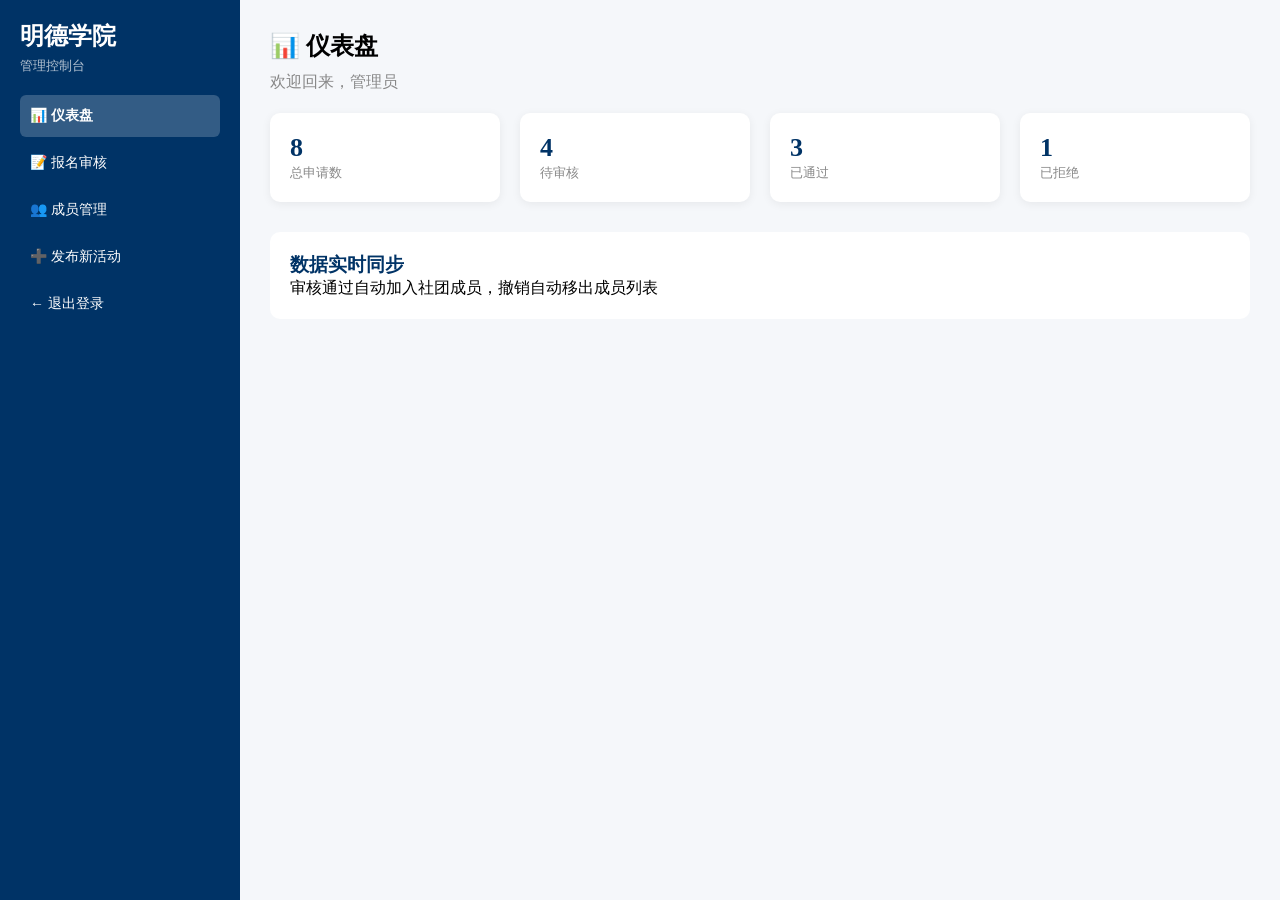
<file: admin-dashboard.html>
<!DOCTYPE html>
<!-- 声明文档类型为HTML5 -->
<html lang="zh-CN">
<!-- 设置网页语言为简体中文 -->

<head>
  <!-- 头部区域：存放网页元信息、标题、样式、脚本引用等 -->
  <meta charset="UTF-8">
  <!-- 设置网页字符编码为UTF-8，支持中文等字符 -->
  <meta name="viewport" content="width=device-width, initial-scale=1.0">
  <!-- 适配移动端：宽度等于设备宽度，初始缩放比例1.0 -->
  <title>管理仪表盘 - 明德学院社团管理平台</title>
  <!-- 网页标题，显示在浏览器标签栏 -->
  <link rel="stylesheet" href="./css/admin-dashboard.css">
  <!-- 引入外部CSS样式文件 -->
</head>

<body>
  <!-- 网页主体区域：用户可见的内容 -->

  <!-- 整体布局容器：采用flex弹性布局 -->
  <div class="layout">
    <!-- 侧边栏导航：固定定位，默认在左侧 -->
    <div class="sidebar" id="sidebar">
      <h2>明德学院</h2>
      <p>管理控制台</p>
      <!-- 菜单列表 -->
      <div class="menu">
        <a href="#" class="active" onclick="go('dashboard',this)">📊 仪表盘</a>
        <a href="#" onclick="go('review',this)">📝 报名审核</a>
        <a href="#" onclick="go('members',this)">👥 成员管理</a>
        <a href="create-activity.html">➕ 发布新活动</a>
        <a href="login.html">← 退出登录</a>
      </div>
    </div>

    <!-- 主内容区域：侧边栏右侧的展示区域 -->
    <div class="main">
      <!-- 仪表盘页面：默认显示的页面 -->
      <div class="page active" id="dashboard">
        <h2>📊 仪表盘</h2>
        <p style="margin:10px 0 20px; color:#888">欢迎回来，管理员</p>
        <!-- 统计卡片区域：展示总申请、待审核、已通过、已拒绝数量 -->
        <div class="stats">
          <div class="card">
            <h3 id="totalNum">8</h3><span>总申请数</span>
          </div>
          <div class="card">
            <h3 id="waitNum">4</h3><span>待审核</span>
          </div>
          <div class="card">
            <h3 id="passNum">3</h3><span>已通过</span>
          </div>
          <div class="card">
            <h3 id="refuseNum">1</h3><span>已拒绝</span>
          </div>
        </div>
        <!-- 提示面板 -->
        <div class="panel">
          <h3>数据实时同步</h3>
          <p>审核通过自动加入社团成员，撤销自动移出成员列表</p>
        </div>
      </div>

      <!-- 报名审核页面 -->
      <div class="page" id="review">
        <h2>📝 报名审核</h2>
        <div class="panel">
          <!-- 面板头部：标题 + 筛选器 -->
          <div class="panel-header">
            <h3>申请列表</h3>
            <select class="filter" id="filterSelect" onchange="filterTable()">
              <option value="all">全部</option>
              <option value="pending">待审核</option>
              <option value="pass">已通过</option>
              <option value="refuse">已拒绝</option>
            </select>
          </div>
          <!-- 申请信息表格 -->
          <table id="applyTable">
            <tr>
              <th>姓名</th>
              <th>活动</th>
              <th>状态</th>
              <th>操作</th>
            </tr>
            <tr data-status="pending" data-name="李明" data-stu="20240101010">
              <td>李明</td>
              <td>Python数据分析实战</td>
              <td><span class="badge pending">待审核</span></td>
              <td>
                <button class="btn-yes" onclick="changeStatus(this,'pass')">通过</button>
                <button class="btn-no" onclick="changeStatus(this,'refuse')">拒绝</button>
              </td>
            </tr>
            <tr data-status="pending" data-name="王晓芳" data-stu="20240102015">
              <td>王晓芳</td>
              <td>校园足球联赛</td>
              <td><span class="badge pending">待审核</span></td>
              <td>
                <button class="btn-yes" onclick="changeStatus(this,'pass')">通过</button>
                <button class="btn-no" onclick="changeStatus(this,'refuse')">拒绝</button>
              </td>
            </tr>
            <tr data-status="pending" data-name="陈建国" data-stu="20230103020">
              <td>陈建国</td>
              <td>水彩画入门体验课</td>
              <td><span class="badge pending">待审核</span></td>
              <td>
                <button class="btn-yes" onclick="changeStatus(this,'pass')">通过</button>
                <button class="btn-no" onclick="changeStatus(this,'refuse')">拒绝</button>
              </td>
            </tr>
            <tr data-status="pending" data-name="刘思雨" data-stu="20240104025">
              <td>刘思雨</td>
              <td>数学建模竞赛培训</td>
              <td><span class="badge pending">待审核</span></td>
              <td>
                <button class="btn-yes" onclick="changeStatus(this,'pass')">通过</button>
                <button class="btn-no" onclick="changeStatus(this,'refuse')">拒绝</button>
              </td>
            </tr>
            <tr data-status="pass" data-name="赵伟" data-stu="20220105030">
              <td>赵伟</td>
              <td>支教志愿者</td>
              <td><span class="badge success">已通过</span></td>
              <td><button class="btn-back" onclick="changeStatus(this,'back')">撤销</button></td>
            </tr>
            <tr data-status="pass" data-name="孙悦" data-stu="20240106035">
              <td>孙悦</td>
              <td>Python数据分析实战</td>
              <td><span class="badge success">已通过</span></td>
              <td><button class="btn-back" onclick="changeStatus(this,'back')">撤销</button></td>
            </tr>
            <tr data-status="pass" data-name="周杰" data-stu="20230107040">
              <td>周杰</td>
              <td>校园足球联赛</td>
              <td><span class="badge success">已通过</span></td>
              <td><button class="btn-back" onclick="changeStatus(this,'back')">撤销</button></td>
            </tr>
            <tr data-status="refuse" data-name="吴敏" data-stu="20240108045">
              <td>吴敏</td>
              <td>街舞社公开体验课</td>
              <td><span class="badge danger">已拒绝</span></td>
              <td><button class="btn-back" onclick="changeStatus(this,'back')">撤销</button></td>
            </tr>
          </table>
        </div>
      </div>

      <!-- 成员管理页面 -->
      <div class="page" id="members">
        <h2>👥 社团成员</h2>
        <p style="margin:10px 0;color:#888;">总人数：<span id="memberCount">8</span> 人</p>
        <div class="panel">
          <table>
            <thead>
              <tr>
                <th>姓名</th>
                <th>学号</th>
                <th>年级</th>
                <th>加入时间</th>
                <th>角色</th>
              </tr>
            </thead>
            <tbody id="memberBody">
              <tr>
                <td>张三</td>
                <td>20240101001</td>
                <td>2024级</td>
                <td>2025-09-15</td>
                <td>社员</td>
              </tr>
              <tr>
                <td>李四</td>
                <td>20240101002</td>
                <td>2024级</td>
                <td>2025-09-16</td>
                <td>副社长</td>
              </tr>
              <tr>
                <td>王五</td>
                <td>20230102003</td>
                <td>2023级</td>
                <td>2024-03-10</td>
                <td>社长</td>
              </tr>
              <tr>
                <td>赵六</td>
                <td>20240101004</td>
                <td>2024级</td>
                <td>2025-09-20</td>
                <td>社员</td>
              </tr>
              <tr>
                <td>陈七</td>
                <td>20220103005</td>
                <td>2022级</td>
                <td>2023-09-01</td>
                <td>技术顾问</td>
              </tr>
            </tbody>
          </table>
        </div>
      </div>
    </div>
  </div>

  <!-- 引入外部JavaScript脚本文件 -->
  <script src="./js/admin-dashboard.js"></script>
</body>

</html>
</file>
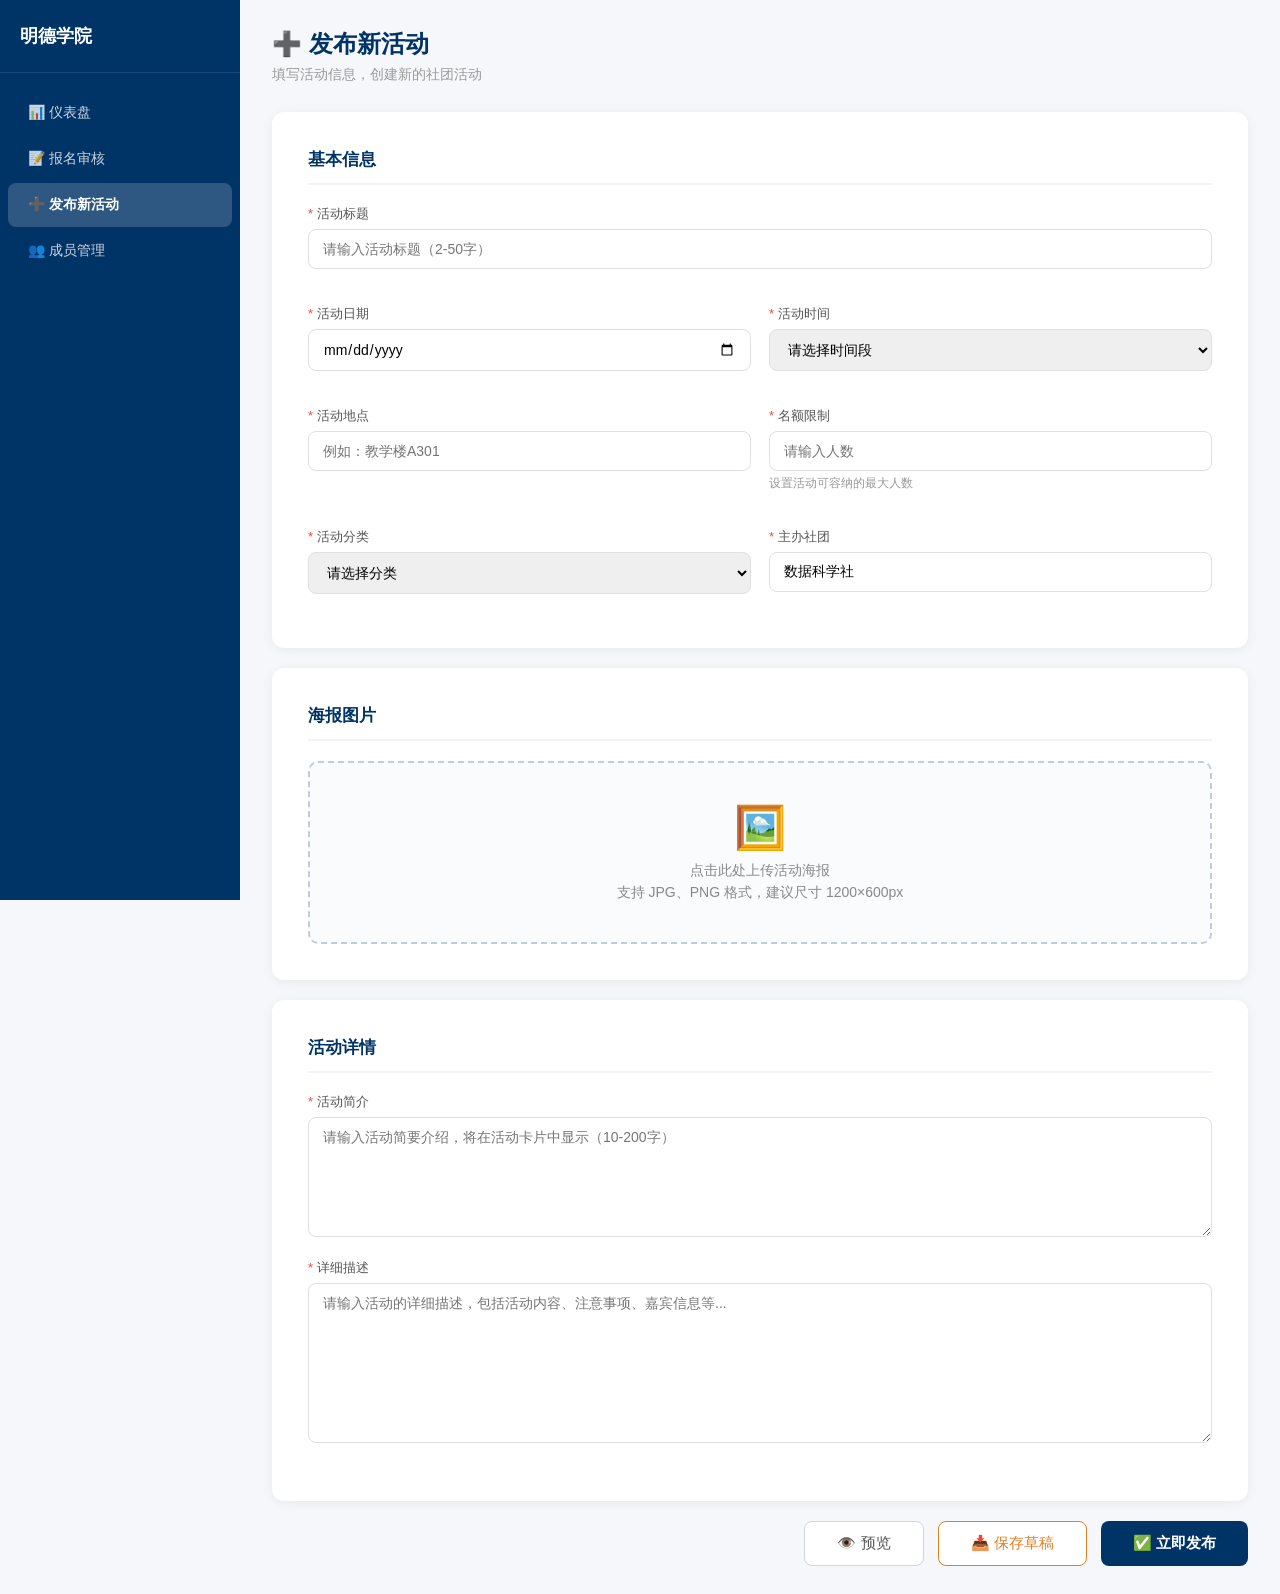
<file: create-activity.html>
<!DOCTYPE html>
<html lang="zh-CN">

<head>
  <meta charset="UTF-8">
  <meta name="viewport" content="width=device-width, initial-scale=1.0">
  <title>发布新活动 - 明德学院社团管理平台</title>
  <link rel="stylesheet" href="./css/create-activity.css">
</head>

<body>

  <!-- ============================================
     页面整体布局
     包含侧边栏和主内容区
     ============================================ -->
  <div class="layout">

    <!-- 左侧侧边栏导航 -->
    <div class="sidebar">
      <div class="sidebar-header">
        <h2>明德学院</h2>
      </div>
      <nav class="sidebar-nav">
        <a href=" ">📊 仪表盘</a>
        <a href="admin-dashboard.html">📝 报名审核</a>
        <a href="create-activity.html" class="active">➕ 发布新活动</a>
        <a href="admin-dashboard.html">👥 成员管理</a>
      </nav>
    </div>

    <!-- 主内容区域 -->
    <div class="main-area">

      <!-- 页面标题 -->
      <div class="page-header">
        <h1>➕ 发布新活动</h1>
        <p>填写活动信息，创建新的社团活动</p>
      </div>

      <!-- 表单容器 -->
      <div class="form-container">

        <!-- 基本信息卡片 -->
        <div class="form-card">
          <h3>基本信息</h3>
          <div class="form-row">
            <!-- 活动标题 - 跨两列 -->
            <div class="form-group full">
              <label><span class="required">*</span> 活动标题</label>
              <input type="text" id="actTitle" placeholder="请输入活动标题（2-50字）" maxlength="50">
            </div>

            <!-- 活动日期 -->
            <div class="form-group">
              <label><span class="required">*</span> 活动日期</label>
              <input type="date" id="actDate">
            </div>

            <!-- 活动时间 -->
            <div class="form-group">
              <label><span class="required">*</span> 活动时间</label>
              <select id="actTime">
                <option value="">请选择时间段</option>
                <option value="09:00-12:00">上午 09:00 - 12:00</option>
                <option value="14:00-17:00">下午 14:00 - 17:00</option>
                <option value="18:30-20:30">晚上 18:30 - 20:30</option>
                <option value="19:00-21:00">晚上 19:00 - 21:00</option>
              </select>
            </div>

            <!-- 活动地点 -->
            <div class="form-group">
              <label><span class="required">*</span> 活动地点</label>
              <input type="text" id="actLocation" placeholder="例如：教学楼A301">
            </div>

            <!-- 名额限制 -->
            <div class="form-group">
              <label><span class="required">*</span> 名额限制</label>
              <input type="number" id="actCapacity" placeholder="请输入人数" min="1" max="999">
              <p class="form-hint">设置活动可容纳的最大人数</p>
            </div>

            <!-- 活动分类 -->
            <div class="form-group">
              <label><span class="required">*</span> 活动分类</label>
              <select id="actCategory">
                <option value="">请选择分类</option>
                <option value="academic">学术</option>
                <option value="sports">体育</option>
                <option value="arts">艺术</option>
                <option value="tech">科技</option>
                <option value="volunteer">志愿服务</option>
              </select>
            </div>

            <!-- 主办社团 -->
            <div class="form-group">
              <label><span class="required">*</span> 主办社团</label>
              <input type="text" id="actClub" placeholder="例如：数据科学社" value="数据科学社">
            </div>
          </div>
        </div>

        <!-- 海报上传卡片 -->
        <div class="form-card">
          <h3>海报图片</h3>
          <div class="upload-area" id="uploadArea">
            <div class="icon">🖼️</div>
            <p>点击此处上传活动海报</p>
            <input type="file" id="posterFile" accept="image/*" style="display:none;">
            <p class="form-hint">支持 JPG、PNG 格式，建议尺寸 1200×600px</p>
          </div>
        </div>

        <!-- 活动详情卡片 -->
        <div class="form-card">
          <h3>活动详情</h3>
          <div class="form-group full">
            <label><span class="required">*</span> 活动简介</label>
            <textarea id="actSummary" placeholder="请输入活动简要介绍，将在活动卡片中显示（10-200字）" maxlength="200"></textarea>
          </div>
          <div class="form-group full">
            <label><span class="required">*</span> 详细描述</label>
            <textarea id="actDesc" placeholder="请输入活动的详细描述，包括活动内容、注意事项、嘉宾信息等..." style="min-height:160px;"></textarea>
          </div>
        </div>

        <!-- 操作按钮区域 -->
        <div class="btn-row">
          <button class="btn-secondary" id="previewBtn">👁️ 预览</button>
          <button class="btn-draft" id="draftBtn">📥 保存草稿</button>
          <button class="btn-primary" id="publishBtn">✅ 立即发布</button>
        </div>
      </div>
    </div>
  </div>

  <!-- Toast提示消息容器 -->
  <div class="toast" id="toast"></div>

  <!-- ============================================
     JavaScript功能代码
     ============================================ -->
  <script src="./js/create-activity.js"></script>
</body>

</html>
</file>
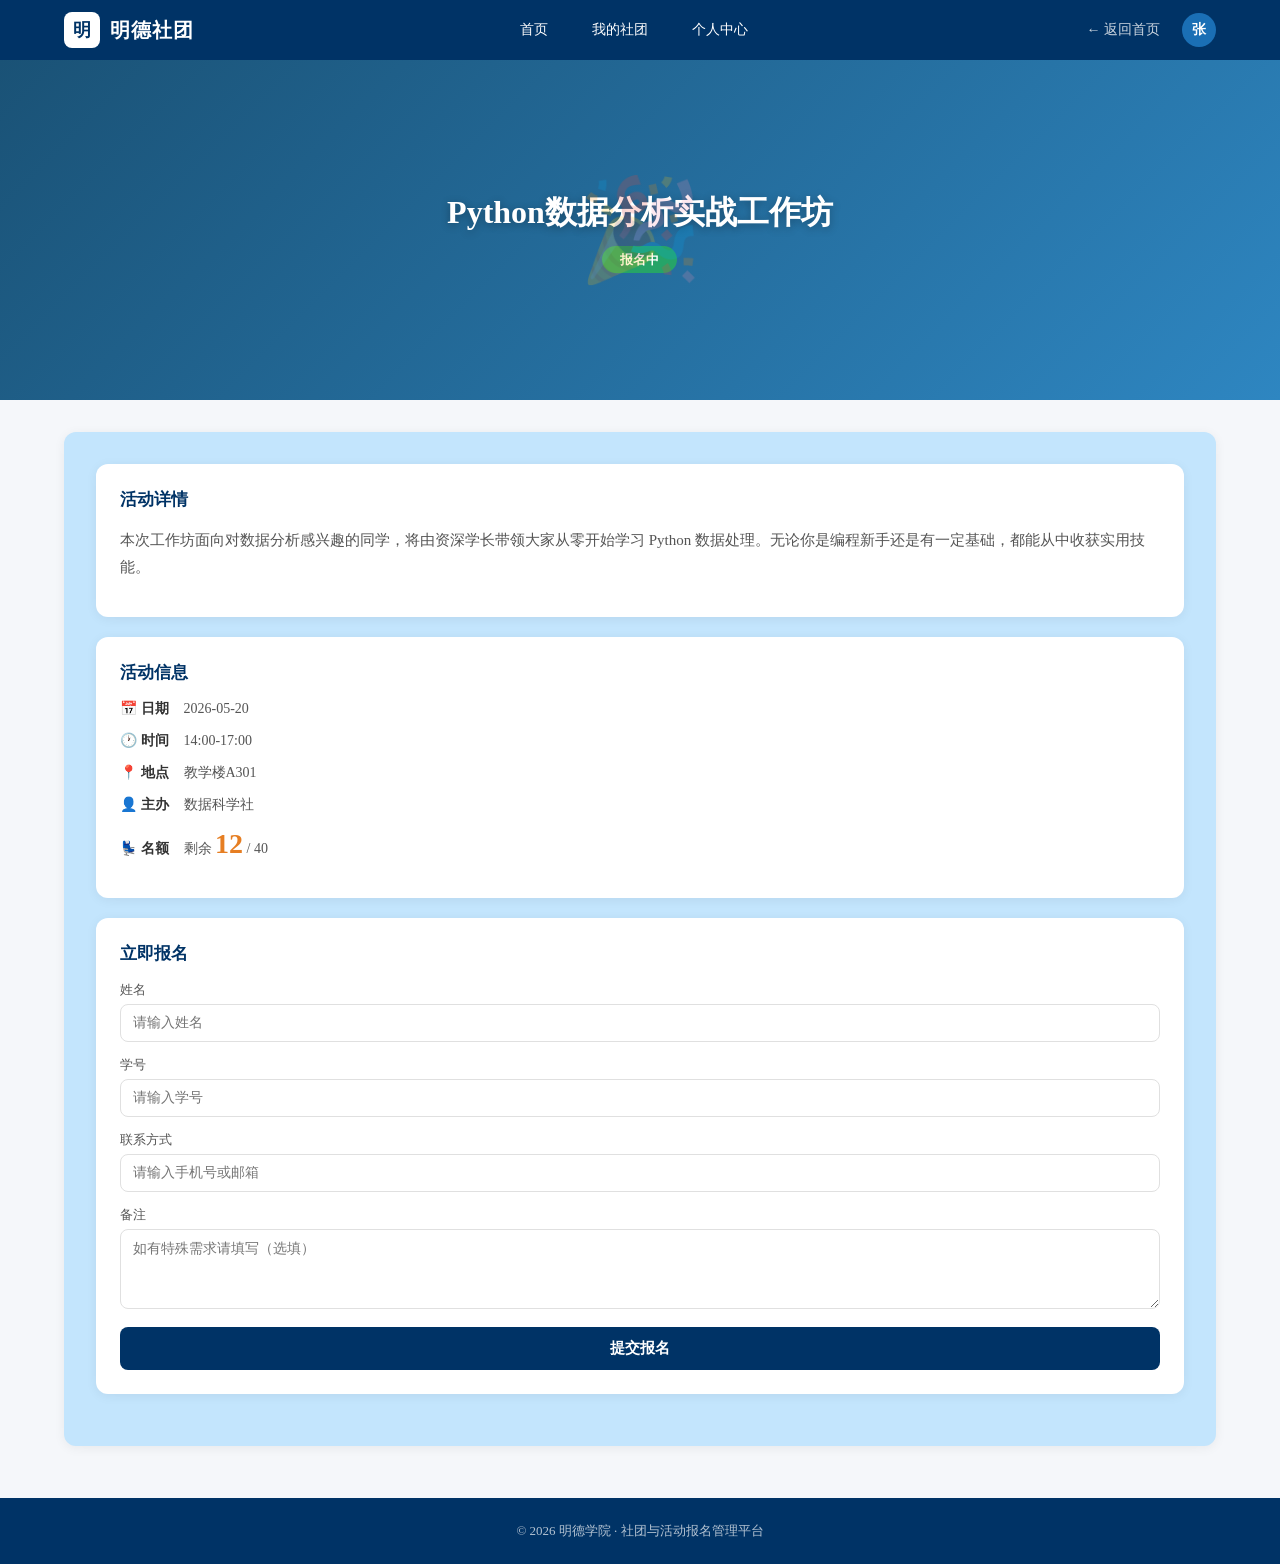
<file: detail.html>
<!DOCTYPE html>
<html lang="zh-CN">

<head>
  <meta charset="UTF-8">
  <meta name="viewport" content="width=device-width, initial-scale=1.0">
  <title>活动详情 - 明德学院社团管理平台</title>
  <link rel="stylesheet" href="./css/detail.css">
</head>

<body>

  <nav class="nav">
    <div class="nav-inner">
      <a class="nav-logo" href="index.html">
        <span class="icon">明</span> 明德社团
      </a>
      <div class="nav-links">
        <a href="index.html">首页</a>
        <a href="index.html">我的社团</a>
        <a href="profile.html">个人中心</a>
      </div>
      <div class="nav-user">
        <a class="back-link" href="index.html">← 返回首页</a>
        <span class="avatar">张</span>
      </div>
    </div>
  </nav>

  <div class="poster" id="posterBanner">
    <div class="poster-content">
      <h1 id="posterTitle">Python数据分析实战工作坊</h1>
      <span class="badge badge-open" id="posterStatus">报名中</span>
    </div>
  </div>

  <div class="main">
    <div class="content-area">
      <div class="sidebar">
        <div class="info-card">
          <h3>活动详情</h3>
          <p id="activityDesc">本次工作坊面向对数据分析感兴趣的同学，将由资深学长带领大家从零开始学习 Python 数据处理。无论你是编程新手还是有一定基础，都能从中收获实用技能。</p>
        </div>
        <div class="info-card">
          <h3>活动信息</h3>
          <div class="info-item"><span class="label">📅 日期</span><span id="infoDate">2026-05-20</span></div>
          <div class="info-item"><span class="label">🕐 时间</span><span id="infoTime">14:00 - 17:00</span></div>
          <div class="info-item"><span class="label">📍 地点</span><span id="infoLoc">教学楼A301</span></div>
          <div class="info-item"><span class="label">👤 主办</span><span id="infoClub">数据科学社</span></div>
          <div class="info-item"><span class="label">💺 名额</span><span>剩余 <strong class="remain-num"
                id="infoRemain">12</strong> / <span id="infoTotal">40</span></span></div>
        </div>
        <div class="reg-form" id="regFormCard">
          <h3>立即报名</h3>
          <div class="form-group">
            <label>姓名</label>
            <input type="text" id="regName" placeholder="请输入姓名">
          </div>
          <div class="form-group">
            <label>学号</label>
            <input type="text" id="regStuId" placeholder="请输入学号">
          </div>
          <div class="form-group">
            <label>联系方式</label>
            <input type="text" id="regContact" placeholder="请输入手机号或邮箱">
          </div>
          <div class="form-group">
            <label>备注</label>
            <textarea id="regRemark" placeholder="如有特殊需求请填写（选填）"></textarea>
          </div>
          <button class="submit-btn" id="regSubmit">提交报名</button>
        </div>
        <div class="info-card" id="closedHint" style="display:none; text-align:center; color:#e74c3c; font-weight:600;">
          该活动名额已满，报名已截止
        </div>
      </div>
    </div>
    <div class="toast" id="toast"></div>
  </div>
  <footer class="footer">
    <p>© 2026 明德学院 · 社团与活动报名管理平台</p>
  </footer>

  <script src="./js/detail.js"></script>

</body>

</html>
</file>
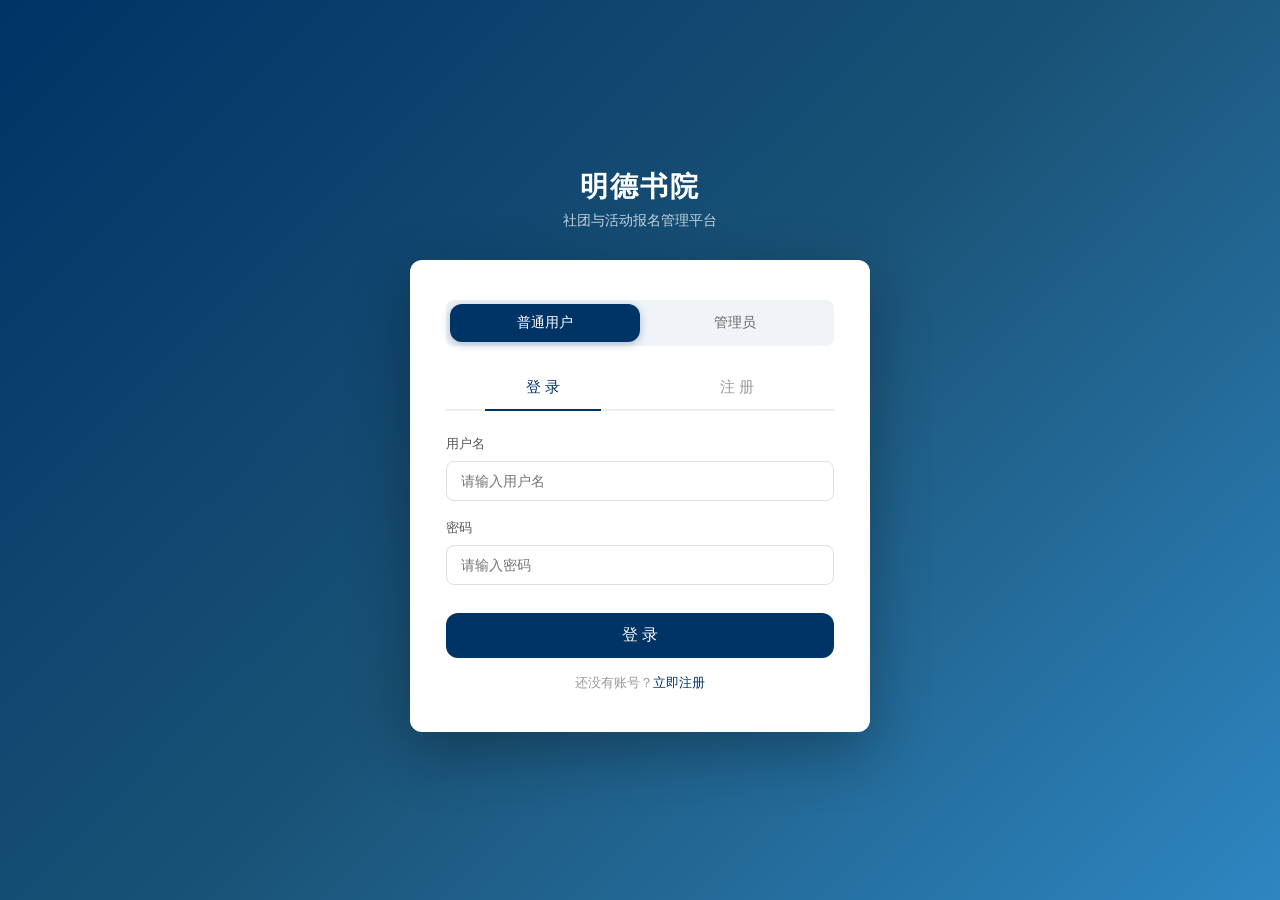
<file: login.html>
<!DOCTYPE html>
<html lang="zh-CN">

<head>
  <meta charset="UTF-8">
  <meta name="viewport" content="width=device-width, initial-scale=1.0">
  <title>登录 - 明德学院社团管理系统</title>
  <link rel="stylesheet" href="./css/login.css">
</head>

<body>
  <div class="container">
    <div class="brand">
      <h1>明德书院</h1>
      <p>社团与活动报名管理平台</p>
    </div>
    <div class="card">
      <div class="role-switch">
        <button class="role-btn active" data-role="user">普通用户</button>
        <button class="role-btn" data-role="admin">管理员</button>
      </div>
      <div class="tab-switch">
        <button class="tab-btn active" data-tab="login">登 录</button>
        <button class="tab-btn" data-tab="register">注 册</button>
      </div>
      <div class="form-panel active" id="loginPanel">
        <div class="form-group">
          <label>用户名
            <input type="text" id="loginUser" placeholder="请输入用户名" autocomplete="username">
          </label>
        </div>
        <div class="form-group">
          <label>密码
            <input type="password" id="loginPass" placeholder="请输入密码" autocomplete="current-password">
          </label>
        </div>
        <button class="submit-btn" id="loginSubmit">登 录</button>
        <p class="hint">还没有账号？<span id="goRegister">立即注册</span></p>
      </div>
      <div class="form-panel" id="registerPanel">
        <div class="form-group">
          <label>用户名
            <input type="text" id="regUser" placeholder="请输入用户名">
          </label>
        </div>
        <div class="form-group">
          <label>学号
            <input type="text" id="regStuId" placeholder="请输入学号">
          </label>
        </div>
        <div class="form-group">
          <label>密码
            <input type="password" id="regPass" placeholder="请输入密码（至少6位）">
          </label>
        </div>
        <div class="form-group">
          <label>确认密码
            <input type="password" id="regPass2" placeholder="请再次输入密码">
          </label>
        </div>
        <button class="submit-btn" id="regSubmit">注 册</button>
        <p class="hint">已有账号？<span id="goLogin">去登录</span></p>
      </div>
    </div>
  </div>
  <div class="toast" id="toast"></div>

  <script src="./js/login.js"></script>
</body>

</html>
</file>
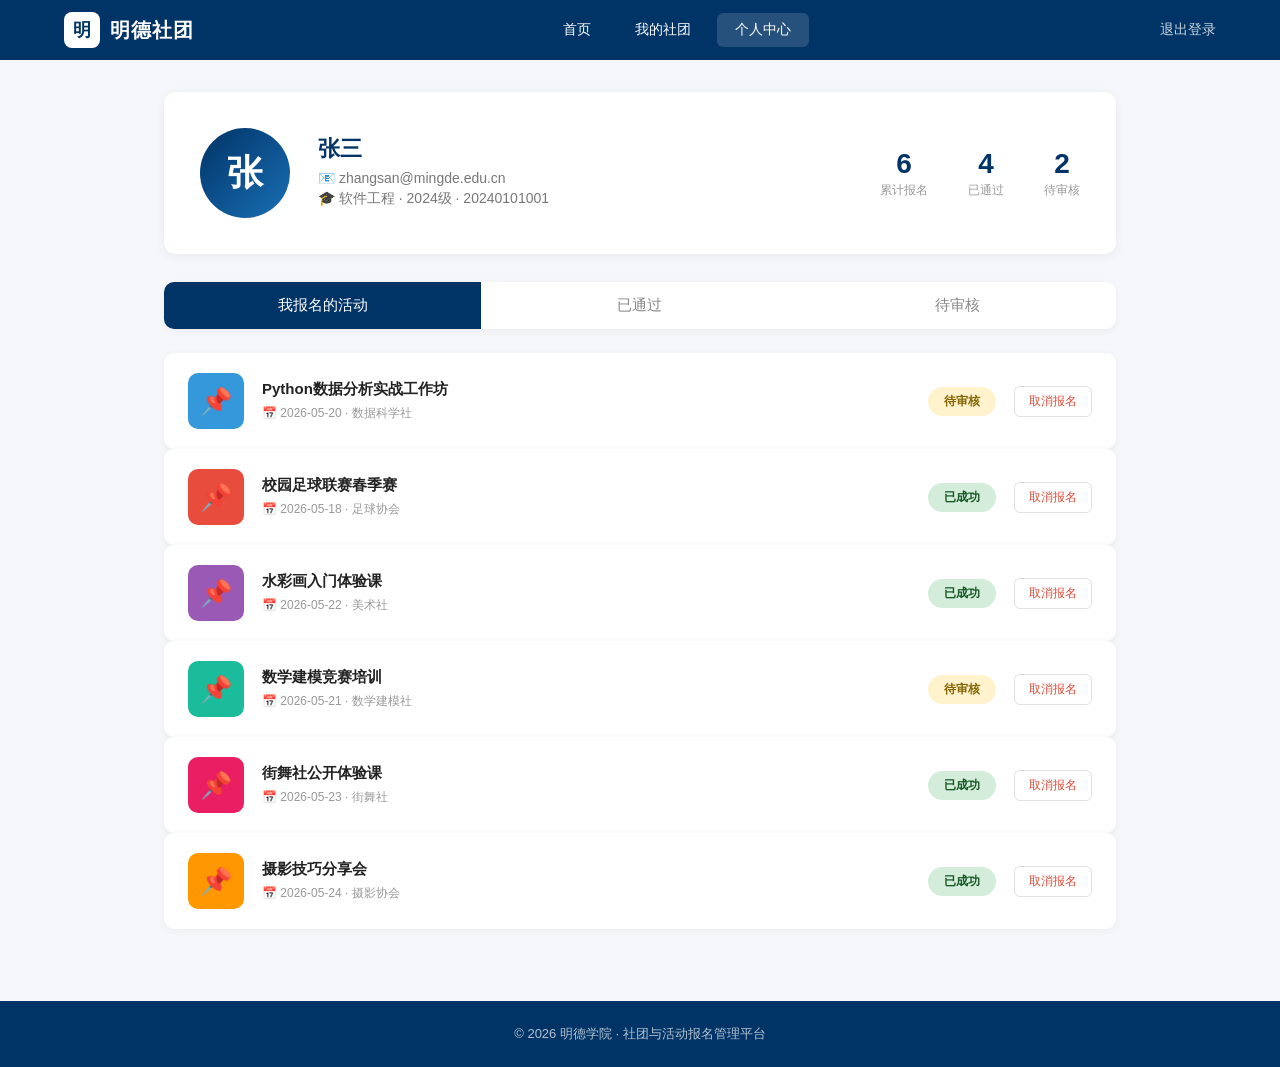
<file: profile.html>
<!DOCTYPE html>
<html lang="zh-CN">

<head>
  <meta charset="UTF-8">
  <meta name="viewport" content="width=device-width, initial-scale=1.0">
  <title>个人中心 - 明德学院社团管理平台</title>
  <link rel="stylesheet" href="./css/profile.css">
</head>

<body>

  <nav class="nav">
    <div class="nav-inner">
      <a class="nav-logo" href="index.html">
        <span class="icon">明</span> 明德社团
      </a>
      <div class="nav-links">
        <a href="index.html">首页</a>
        <a href="index.html">我的社团</a>
        <a href="profile.html" class="active">个人中心</a>
      </div>
      <div class="nav-user">
        <a href="login.html" style="color:rgba(255,255,255,0.8);font-size:14px;">退出登录</a>
      </div>
    </div>
  </nav>

  <div class="main">
    <div class="profile-card">
      <div class="profile-avatar">张</div>
      <div class="profile-info">
        <h2>张三</h2>
        <p>📧 zhangsan@mingde.edu.cn</p>
        <p>🎓 软件工程 · 2024级 · 20240101001</p>
      </div>
      <div class="profile-stats">
        <div class="stat-item">
          <div class="stat-num" id="statTotal">6</div>
          <div class="stat-label">累计报名</div>
        </div>
        <div class="stat-item">
          <div class="stat-num" id="statApproved">4</div>
          <div class="stat-label">已通过</div>
        </div>
        <div class="stat-item">
          <div class="stat-num" id="statPending">2</div>
          <div class="stat-label">待审核</div>
        </div>
      </div>
    </div>

    <div class="tab-nav" id="tabNav">
      <button class="tab-btn active" data-tab="registered">我报名的活动</button>
      <button class="tab-btn" data-tab="approved">已通过</button>
      <button class="tab-btn" data-tab="pending">待审核</button>
    </div>

    <div class="tab-panel active" id="panelRegistered"></div>
    <div class="tab-panel" id="panelApproved"></div>
    <div class="tab-panel" id="panelPending"></div>
  </div>

  <footer class="footer">
    <p>© 2026 明德学院 · 社团与活动报名管理平台</p>
  </footer>

  <div class="toast" id="toast"></div>

  <script src="./js/profile.js"></script>
</body>

</html>
</file>
<file: css/admin-dashboard.css>
/* 全局样式重置：清除所有元素默认的内外边距，盒模型统一为border-box */
* { 
    margin:0; 
    padding:0; 
    box-sizing:border-box; 
}

/* 页面整体样式：设置字体、背景色 */
body { 
    font-family: "Microsoft YaHei"; 
    background:#f5f7fa; 
}

/* 链接样式：清除下划线，继承父元素颜色 */
a { 
    text-decoration:none; 
    color:inherit; 
}

/* 布局容器：弹性布局，最小高度占满整个屏幕 */
.layout { 
    display:flex; 
    min-height:100vh; 
}

/* 侧边栏样式：宽度、背景色、文字颜色、固定定位、内边距 */
.sidebar {
    width:240px;
    background:#003366;
    color:white;
    position:fixed;
    top:0; 
    left:0; 
    bottom:0;
    padding:20px;
}

/* 侧边栏标题下边距 */
.sidebar h2 { 
    margin-bottom:5px; 
}

/* 侧边栏副标题：透明度、字体大小、下边距 */
.sidebar p { 
    opacity:0.7; 
    font-size:13px; 
    margin-bottom:20px; 
}

/* 菜单项样式：块级元素、内边距、外边距、圆角、字体大小 */
.menu a {
    display:block;
    padding:12px 10px;
    margin:5px 0;
    border-radius:6px;
    font-size:14px;
}

/* 菜单鼠标悬浮效果：半透明背景 */
.menu a:hover { 
    background:rgba(255,255,255,0.1); 
}

/* 菜单激活状态：高亮背景、加粗字体 */
.menu a.active { 
    background:rgba(255,255,255,0.2); 
    font-weight:bold; 
}

/* 主内容区：弹性占满剩余空间、左边距、内边距 */
.main {
    flex:1;
    margin-left:240px;
    padding:30px;
}

/* 页面模块：默认隐藏 */
.page { 
    display:none; 
}

/* 激活的页面：显示 */
.page.active { 
    display:block; 
}

/* 统计卡片容器：弹性布局、间距、下边距、自动换行 */
.stats {
    display:flex;
    gap:20px;
    margin-bottom:30px;
    flex-wrap:wrap;
}

/* 统计卡片样式：背景色、内边距、圆角、弹性占比、最小宽度、阴影 */
.card {
    background:white;
    padding:20px;
    border-radius:10px;
    flex:1;
    min-width:180px;
    box-shadow:0 2px 10px #00000010;
}

/* 卡片数字样式：字体大小、主题色 */
.card h3 { 
    font-size:26px; 
    color:#003366; 
}

/* 卡片文字说明：字体大小、灰色 */
.card span { 
    font-size:13px; 
    color:#888; 
}

/* 面板样式：背景色、圆角、内边距、下边距 */
.panel {
    background:white;
    border-radius:10px;
    padding:20px;
    margin-bottom:20px;
}

/* 面板头部：弹性布局、两端对齐、垂直居中、下边距 */
.panel-header {
    display:flex;
    justify-content:space-between;
    align-items:center;
    margin-bottom:15px;
}

/* 面板标题颜色 */
.panel h3 { 
    color:#003366; 
}

/* 筛选器样式：内边距、边框、圆角 */
.filter {
    padding:6px 10px;
    border:1px solid #ddd;
    border-radius:5px;
}

/* 表格样式：宽度100%、合并边框 */
table {
    width:100%;
    border-collapse:collapse;
}

/* 表格单元格样式：内边距、左对齐、底部边框 */
th,td {
    padding:12px;
    text-align:left;
    border-bottom:1px solid #eee;
}

/* 表头背景色 */
th { 
    background:#f8fafc; 
}

/* 状态标签：内边距、圆角、字体大小 */
.badge {
    padding:4px 10px;
    border-radius:20px;
    font-size:12px;
}

/* 待审核状态：黄底黄字 */
.pending { 
    background:#fff3cd; 
    color:#856404; 
}

/* 已通过状态：绿底绿字 */
.success { 
    background:#d4edda; 
    color:#155724; 
}

/* 已拒绝状态：红底红字 */
.danger { 
    background:#f8d7da; 
    color:#721c24; 
}

/* 按钮通用样式：内边距、无边框、圆角、白色文字、鼠标手势、右边距 */
button {
    padding:6px 12px;
    border:none;
    border-radius:5px;
    color:white;
    cursor:pointer;
    margin-right:5px;
}

/* 通过按钮：绿色 */
.btn-yes { 
    background:#27ae60; 
}

/* 拒绝按钮：红色 */
.btn-no { 
    background:#e74c3c; 
}

/* 撤销按钮：灰色 */
.btn-back { 
    background:#888; 
}

/* 移动端顶部栏：默认隐藏、背景色、文字颜色、内边距、字体大小 */
.mobile-bar {
    display:none;
    background:#003366;
    color:white;
    padding:15px;
    font-size:18px;
}

/* 移动端菜单按钮：无背景无边框、白色文字、字体大小 */
.mobile-btn {
    background:none;
    border:none;
    color:white;
    font-size:20px;
}

/* 响应式样式：屏幕小于等于768px时生效 */
@media (max-width:768px) {
    /* 侧边栏隐藏 */
    .sidebar { 
        display:none; 
    }
    /* 显示侧边栏的类 */
    .sidebar.show { 
        display:block; 
    }
    /* 主内容区取消左边距 */
    .main { 
        margin-left:0; 
    }
    /* 移动端顶部栏显示 */
    .mobile-bar { 
        display:flex; 
        justify-content:space-between; 
    }
}
</file>
<file: css/create-activity.css>
/* ============================================
   基础重置样式
   清除浏览器默认的边距和填充
   ============================================ */
 * {
   margin: 0;
   padding: 0;
   box-sizing: border-box;
 }

 /* ============================================
   页面主体样式
   设置字体、背景色、最小高度
   ============================================ */
 body {
   font-family: "PingFang SC", "Microsoft YaHei", sans-serif;
   background: #f5f7fa;
   color: #333;
   min-height: 100vh;
 }

 /* ============================================
   链接样式重置
   去除下划线，继承父元素颜色
   ============================================ */
 a {
   text-decoration: none;
   color: inherit;
 }

 /* ============================================
   整体布局容器
   使用flex布局，侧边栏+主内容区
   ============================================ */
 .layout {
   display: flex;
   min-height: 100vh;
 }

 /* ============================================
   左侧侧边栏样式
   固定宽度240px，深蓝色背景
   ============================================ */
 .sidebar {
   width: 240px;
   background: #003366;
   color: #fff;
   display: flex;
   flex-direction: column;
   position: fixed;
   top: 0;
   left: 0;
   bottom: 0;
 }

 /* 侧边栏头部 */
 .sidebar-header {
   padding: 24px 20px;
   border-bottom: 1px solid rgba(255, 255, 255, 0.1);
 }

 .sidebar-header h2 {
   font-size: 18px;
 }

 /* 导航菜单 */
 .sidebar-nav {
   flex: 1;
   padding: 16px 0;
 }

 /* 导航链接样式 */
 .sidebar-nav a {
   display: block;
   padding: 13px 20px;
   font-size: 14px;
   color: rgba(255, 255, 255, 0.8);
   margin: 2px 8px;
   border-radius: 8px;
 }

 /* 导航链接悬停效果 */
 .sidebar-nav a:hover {
   background: rgba(255, 255, 255, 0.1);
   color: #fff;
 }

 /* 当前选中导航项 */
 .sidebar-nav a.active {
   background: rgba(255, 255, 255, 0.18);
   color: #fff;
   font-weight: 600;
 }

 /* ============================================
   主内容区域
   左侧留出240px给侧边栏
   ============================================ */
 .main-area {
   flex: 1;
   margin-left: 240px;
   padding: 28px 32px;
 }

 /* 页面标题区域 */
 .page-header {
   margin-bottom: 28px;
 }

 .page-header h1 {
   font-size: 24px;
   color: #003366;
   margin-bottom: 6px;
 }

 .page-header p {
   font-size: 14px;
   color: #999;
 }

 /* ============================================
   表单卡片样式
   白色背景、圆角、阴影
   ============================================ */
 .form-card {
   background: #fff;
   border-radius: 12px;
   padding: 36px;
   box-shadow: 0 2px 12px rgba(0, 0, 0, 0.06);
   margin-bottom: 20px;
 }

 /* 卡片标题 */
 .form-card h3 {
   font-size: 17px;
   color: #003366;
   margin-bottom: 20px;
   padding-bottom: 12px;
   border-bottom: 2px solid #f0f4f8;
 }

 /* 表单行 - 两列布局 */
 .form-row {
   display: grid;
   grid-template-columns: 1fr 1fr;
   gap: 18px;
 }

 /* 表单组 - 每个输入项的容器 */
 .form-group {
   margin-bottom: 18px;
 }

 /* 跨两列的表单组 */
 .form-group.full {
   grid-column: 1 / -1;
 }

 /* 标签样式 */
 .form-group label {
   display: block;
   font-size: 13px;
   color: #555;
   margin-bottom: 6px;
   font-weight: 500;
 }

 /* 必填标记 */
 .form-group label .required {
   color: #e74c3c;
 }

 /* 输入框通用样式 */
 .form-group input,
 .form-group textarea,
 .form-group select {
   width: 100%;
   padding: 11px 14px;
   border: 1.5px solid #e0e0e0;
   border-radius: 8px;
   font-size: 14px;
   outline: none;
   font-family: inherit;
 }

 /* 输入框聚焦效果 */
 .form-group input:focus,
 .form-group textarea:focus,
 .form-group select:focus {
   border-color: #003366;
 }

 /* 文本域样式 */
 .form-group textarea {
   resize: vertical;
   min-height: 120px;
 }

 /* 提示文字 */
 .form-hint {
   font-size: 12px;
   color: #999;
   margin-top: 4px;
 }

 /* ============================================
   文件上传区域样式
   ============================================ */
 .upload-area {
   border: 2px dashed #c0cdd8;
   border-radius: 10px;
   padding: 40px;
   text-align: center;
   cursor: pointer;
   background: #fafbfc;
 }

 .upload-area:hover {
   border-color: #003366;
   background: #f0f4f8;
 }

 .upload-area .icon {
   font-size: 42px;
   margin-bottom: 10px;
 }

 .upload-area p {
   font-size: 14px;
   color: #888;
 }

 /* ============================================
   按钮区域样式
   ============================================ */
 .btn-row {
   display: flex;
   gap: 14px;
   justify-content: flex-end;
   margin-top: 8px;
 }

 /* 主要按钮 - 蓝色 */
 .btn-primary {
   padding: 12px 32px;
   background: #003366;
   color: #fff;
   border: none;
   border-radius: 8px;
   font-size: 15px;
   font-weight: 600;
   cursor: pointer;
 }

 .btn-primary:hover {
   background: #004d99;
 }

 /* 次要按钮 - 白色边框 */
 .btn-secondary {
   padding: 12px 32px;
   background: #fff;
   color: #555;
   border: 1.5px solid #d0d7de;
   border-radius: 8px;
   font-size: 15px;
   cursor: pointer;
 }

 .btn-secondary:hover {
   border-color: #003366;
   color: #003366;
 }

 /* 草稿按钮 - 橙色 */
 .btn-draft {
   padding: 12px 32px;
   background: #fff;
   color: #e67e22;
   border: 1.5px solid #e67e22;
   border-radius: 8px;
   font-size: 15px;
   cursor: pointer;
 }

 .btn-draft:hover {
   background: #fff9f2;
 }

 /* ============================================
   Toast提示消息样式
   固定在页面顶部中央
   ============================================ */
 .toast {
   position: fixed;
   top: 20px;
   left: 50%;
   transform: translateX(-50%);
   background: #003366;
   color: #fff;
   padding: 12px 28px;
   border-radius: 8px;
   font-size: 14px;
   z-index: 9999;
   opacity: 0;
   transition: opacity 0.3s;
 }

 .toast.show {
   opacity: 1;
 }

 /* 成功状态的Toast */
 .toast.success {
   background: #27ae60;
 }
</file>
<file: css/detail.css>
* {
  margin: 0;
  padding: 0;
  box-sizing: border-box;
}

body {
  /* font-family: "PingFang SC", "Microsoft YaHei", "Hiragino Sans GB", sans-serif; */
  background: #f5f7fa;
  color: #333;
  min-height: 100vh;
}

body::-webkit-scrollbar {
  display: none;
}

a {
  text-decoration: none;
  color: inherit;
}

.nav {
  background: #003366;
  color: #fff;
  /* position: sticky;
      top: 0;
      z-index: 1000; */
}

.nav-inner {
  max-width: 1200px;
  margin: 0 auto;
  display: flex;
  align-items: center;
  justify-content: space-between;
  padding: 0 24px;
  height: 60px;
}

.nav-logo {
  display: flex;
  align-items: center;
  gap: 10px;
  font-size: 20px;
  font-weight: 700;
  letter-spacing: 1px;
}

.nav-logo .icon {
  width: 36px;
  height: 36px;
  background: #fff;
  border-radius: 8px;
  display: flex;
  align-items: center;
  justify-content: center;
  color: #003366;
  font-weight: 900;
  font-size: 18px;
}

.nav-links {
  display: flex;
  gap: 8px;
}

.nav-links a {
  padding: 8px 18px;
  /* border-radius: 6px; */
  font-size: 14px;
  transition: all 0.2s;
  /* font-weight: 500; */
}

.nav-links a:hover {
  background: rgba(255, 255, 255, 0.15);
}

.nav-user {
  display: flex;
  align-items: center;
  gap: 10px;
  font-size: 14px;
}

.nav-user .avatar {
  width: 34px;
  height: 34px;
  border-radius: 50%;
  background: #1a6fb5;
  display: flex;
  align-items: center;
  justify-content: center;
  font-weight: 700;
}

.back-link {
  color: rgba(255, 255, 255, 0.8);
  font-size: 14px;
  padding: 6px 12px;
  border-radius: 6px;
  transition: all 0.2s;
}

.back-link:hover {
  background: rgba(255, 255, 255, 0.12);
  color: #fff;
}

.poster {
  width: 100%;
  height: 340px;
  /* 线性渐变颜色 */
  background: linear-gradient(135deg, #1a5276 0%, #2e86c1 100%);
  display: flex;
  align-items: center;
  justify-content: center;
  /* position: relative; */
}

.poster::after {
  content: '🎉';
  font-size: 100px;
  opacity: 0.2;
}

.poster-content {
  position: absolute;
  text-align: center;
  color: #fff;
}

.poster-content h1 {
  font-size: 32px;
  margin-bottom: 15px;
  text-shadow: 0 2px 8px rgba(0, 0, 0, 0.3);
}

.poster-content .badge {
  /* display: inline-block; */
  padding: 6px 18px;
  border-radius: 20px;
  font-size: 13px;
  font-weight: 600;
}

.badge-open {
  background: rgba(39, 174, 96, 0.85);
}

.badge-closed {
  background: rgba(149, 165, 166, 0.85);
}

.main {
  max-width: 1200px;
  margin: 0 auto;
  /* grid-template-columns: 1fr 340px; */
  /* align-items: center; */
  /* justify-content: center; */
  padding: 32px 24px;
}

.content-area {
  background: #c3e5fd;
  border-radius: 12px;
  padding: 32px;
  box-shadow: 0 2px 12px rgba(0, 0, 0, 0.06);
}

.content-area h2 {
  font-size: 20px;
  color: #003366;
  margin-bottom: 16px;
  padding-bottom: 12px;
  border-bottom: 2px solid #f0f4f8;
}

.content-area p {
  font-size: 15px;
  line-height: 1.8;
  color: #555;
  margin-bottom: 12px;
}

.content-area ul {
  margin: 8px 0 16px 20px;
}

.content-area ul li {
  font-size: 14px;
  line-height: 2;
  color: #555;
}

.sidebar>* {
  background: #fff;
  border-radius: 12px;
  padding: 24px;
  box-shadow: 0 2px 12px rgba(0, 0, 0, 0.06);
  margin-bottom: 20px;
}

.info-card h3 {
  font-size: 17px;
  color: #003366;
  margin-bottom: 16px;
}

.info-item {
  /* display: flex; */
  /* align-items: flex-start; */
  gap: 10px;
  margin-bottom: 14px;
  font-size: 14px;
  color: #555;
}

.info-item .label {
  margin-right: 15px;
  font-weight: 600;
  color: #333;
  min-width: 60px;
}

.remain-num {
  font-size: 28px;
  font-weight: 700;
  color: #e67e22;
}

.reg-form h3 {
  font-size: 17px;
  color: #003366;
  margin-bottom: 16px;
}

.form-group {
  margin-bottom: 14px;
}

.form-group label {
  display: block;
  font-size: 13px;
  color: #555;
  margin-bottom: 5px;
  font-weight: 500;
}

.form-group input,
.form-group textarea {
  width: 100%;
  padding: 10px 12px;
  border: 1.5px solid #e0e0e0;
  border-radius: 8px;
  font-size: 14px;
  outline: none;
  transition: border-color 0.2s;
  font-family: inherit;
}

.form-group input:focus,
.form-group textarea:focus {
  border-color: #003366;
}

.form-group textarea {
  /* resize: vertical; */
  min-height: 80px;
}

.submit-btn {
  width: 100%;
  padding: 12px;
  background: #003366;
  color: #fff;
  border: none;
  border-radius: 8px;
  font-size: 15px;
  font-weight: 600;
  cursor: pointer;
  transition: all 0.2s;
}

.submit-btn:hover {
  background: #004d99;
}

.submit-btn:disabled {
  background: #ccc;
  cursor: not-allowed;
}

.toast {
  position: fixed;
  top: 20px;
  left: 41%;
  /* transform: translateX(-50%); */
  background: #003366;
  color: #fff;
  padding: 12px 28px;
  border-radius: 8px;
  font-size: 14px;
  z-index: 9999;
  opacity: 0;
  transition: opacity 0.3s;
  /* pointer-events: none; */
}

.toast.show {
  opacity: 1;
}

.footer {
  background: #003366;
  color: rgba(255, 255, 255, 0.7);
  text-align: center;
  padding: 24px;
  font-size: 13px;
  margin-top: 20px;
}
</file>
<file: css/login.css>
* {
  margin: 0;
  padding: 0;
  box-sizing: border-box;
}

body {
  /* font-family: "PingFang SC", "Microsoft YaHei", "Hiragino Sans GB", sans-serif; */
  background: linear-gradient(135deg, #003366 0%, #1a5276 50%, #2e86c1 100%);
  min-height: 100vh;
  display: flex;
  justify-content: center;
  align-items: center;
  padding: 20px;
}

.container {
  width: 100%;
  max-width: 460px;
}

.brand {
  text-align: center;
  margin-bottom: 30px;
}

.brand h1 {
  color: #fff;
  font-size: 28px;
  letter-spacing: 2px;
  margin-bottom: 6px;
}

.brand p {
  color: rgba(255, 255, 255, 0.75);
  font-size: 14px;
}

.card {
  background: #fff;
  border-radius: 12px;
  box-shadow: 0 20px 60px rgba(0, 0, 0, 0.3);
  padding: 40px 36px;
}

.role-switch {
  display: flex;
  background: #f0f4f8;
  border-radius: 8px;
  padding: 4px;
  margin-bottom: 20px;
}

.role-btn {
  flex: 1;
  padding: 10px 0;
  border: none;
  border-radius: 12px;
  font-size: 14px;
  cursor: pointer;
  transition: all 0.5s;
  background: transparent;
  color: #666;
  font-weight: 500;
}

.role-btn.active {
  background: #003366;
  color: #fff;
  box-shadow: 0 2px 8px rgba(0, 51, 102, 0.3);
}

.tab-switch {
  display: flex;
  border-bottom: 2px solid #eee;
  margin-bottom: 24px;
}

.tab-btn {
  flex: 1;
  padding: 12px 0;
  border: none;
  background: transparent;
  font-size: 15px;
  cursor: pointer;
  color: #999;
  font-weight: 500;
  transition: all 0.25s;
  position: relative;
}

.tab-btn.active {
  color: #003366;
}

.tab-btn.active::after {
  content: '';
  position: absolute;
  bottom: -2px;
  left: 20%;
  right: 20%;
  height: 2px;
  background: #003366;
}

.form-group {
  margin-bottom: 18px;
}

.form-group label {
  display: block;
  font-size: 13px;
  color: #555;
  margin-bottom: 6px;
  font-weight: 500;
}

.form-group input {
  width: 100%;
  padding: 11px 14px;
  border: 1.5px solid #e0e0e0;
  border-radius: 8px;
  font-size: 14px;
  transition: border-color 0.25s;
  outline: none;
  margin-top: 8px;
}

.form-group input:focus {
  border-color: #003366;
}

.submit-btn {
  width: 100%;
  padding: 12px;
  background: #003366;
  color: #fff;
  border: none;
  border-radius: 12px;
  font-size: 16px;
  font-weight: 500;
  cursor: pointer;
  transition: all 0.25s;
  margin-top: 10px;
}

.submit-btn:hover {
  background: #004d99;
  box-shadow: 0 4px 16px rgba(0, 51, 102, 0.35);
}

.form-panel {
  display: none;
}

.form-panel.active {
  display: block;
}

.hint {
  text-align: center;
  margin-top: 16px;
  font-size: 13px;
  color: #999;
}

.hint span {
  color: #003366;
  cursor: pointer;
  font-weight: 500;
}

.toast {
  position: fixed;
  top: 20px;
  left: 50%;
  transform: translateX(-50%);
  background: #003366;
  color: #fff;
  padding: 12px 28px;
  border-radius: 8px;
  font-size: 14px;
  z-index: 9999;
  opacity: 0;
  transition: opacity 0.3s;
  pointer-events: none;
}

.toast.show {
  opacity: 1;
}
</file>
<file: css/profile.css>
* { margin:0; padding:0; box-sizing:border-box; }
body { font-family:"PingFang SC","Microsoft YaHei","Hiragino Sans GB",sans-serif; background:#f5f7fa; color:#333; min-height:100vh; }
a { text-decoration:none; color:inherit; }

.nav { background:#003366; color:#fff; position:sticky; top:0; z-index:1000; }
.nav-inner { max-width:1200px; margin:0 auto; display:flex; align-items:center; justify-content:space-between; padding:0 24px; height:60px; }
.nav-logo { display:flex; align-items:center; gap:10px; font-size:20px; font-weight:700; letter-spacing:1px; }
.nav-logo .icon { width:36px; height:36px; background:#fff; border-radius:8px; display:flex; align-items:center; justify-content:center; color:#003366; font-weight:900; font-size:18px; }
.nav-links { display:flex; gap:8px; }
.nav-links a { padding:8px 18px; border-radius:6px; font-size:14px; transition:all 0.2s; font-weight:500; }
.nav-links a:hover, .nav-links a.active { background:rgba(255,255,255,0.15); }
.nav-user { display:flex; align-items:center; gap:10px; font-size:14px; }

.main { max-width:1000px; margin:0 auto; padding:32px 24px; }

.profile-card { background:#fff; border-radius:12px; padding:36px; box-shadow:0 2px 12px rgba(0,0,0,0.06); display:flex; gap:28px; align-items:center; margin-bottom:28px; flex-wrap:wrap; }
.profile-avatar { width:90px; height:90px; border-radius:50%; background:linear-gradient(135deg, #003366, #1a6fb5); display:flex; align-items:center; justify-content:center; font-size:36px; color:#fff; font-weight:700; flex-shrink:0; }
.profile-info h2 { font-size:22px; color:#003366; margin-bottom:6px; }
.profile-info p { font-size:14px; color:#777; margin-bottom:4px; }
.profile-stats { display:flex; gap:40px; margin-left:auto; }
.stat-item { text-align:center; }
.stat-num { font-size:28px; font-weight:700; color:#003366; }
.stat-label { font-size:12px; color:#999; margin-top:2px; }

.tab-nav { display:flex; gap:0; margin-bottom:24px; background:#fff; border-radius:10px; overflow:hidden; box-shadow:0 2px 8px rgba(0,0,0,0.05); }
.tab-btn { flex:1; padding:14px 0; border:none; background:transparent; font-size:15px; cursor:pointer; transition:all 0.25s; color:#888; font-weight:500; position:relative; }
.tab-btn.active { color:#fff; background:#003366; }
.tab-btn:not(.active):hover { color:#003366; background:#f0f4f8; }

.tab-panel { display:none; }
.tab-panel.active { display:block; }

.activity-list { display:flex; flex-direction:column; gap:14px; }
.activity-item { background:#fff; border-radius:10px; padding:20px 24px; display:flex; align-items:center; gap:18px; box-shadow:0 1px 8px rgba(0,0,0,0.05); transition:box-shadow 0.2s; flex-wrap:wrap; }
.activity-item:hover { box-shadow:0 4px 16px rgba(0,0,0,0.1); }
.act-icon { width:56px; height:56px; border-radius:10px; display:flex; align-items:center; justify-content:center; font-size:26px; color:#fff; flex-shrink:0; }
.act-info { flex:1; min-width:200px; }
.act-info h4 { font-size:15px; margin-bottom:6px; color:#222; }
.act-info .meta { font-size:12px; color:#999; }
.act-status { padding:6px 16px; border-radius:20px; font-size:12px; font-weight:600; flex-shrink:0; }
.status-pending { background:#fff3cd; color:#856404; }
.status-approved { background:#d4edda; color:#155724; }
.status-rejected { background:#f8d7da; color:#721c24; }
.act-cancel { padding:6px 14px; border:1.5px solid #e0e0e0; border-radius:6px; font-size:12px; cursor:pointer; background:#fff; color:#e74c3c; transition:all 0.2s; flex-shrink:0; }
.act-cancel:hover { background:#e74c3c; color:#fff; border-color:#e74c3c; }

.empty-state { text-align:center; padding:60px 20px; color:#bbb; }
.empty-state .icon { font-size:56px; margin-bottom:12px; }

.footer { background:#003366; color:rgba(255,255,255,0.7); text-align:center; padding:24px; font-size:13px; margin-top:40px; }

.toast { position:fixed; top:20px; left:50%; transform:translateX(-50%); background:#003366; color:#fff; padding:12px 28px; border-radius:8px; font-size:14px; z-index:9999; opacity:0; transition:opacity 0.3s; pointer-events:none; }
.toast.show { opacity:1; }

@media (max-width:768px) {
  .profile-card { flex-direction:column; text-align:center; }
  .profile-stats { margin-left:0; }
  .nav-links { display:none; }
  .activity-item { flex-direction:column; text-align:center; }
}
</file>
